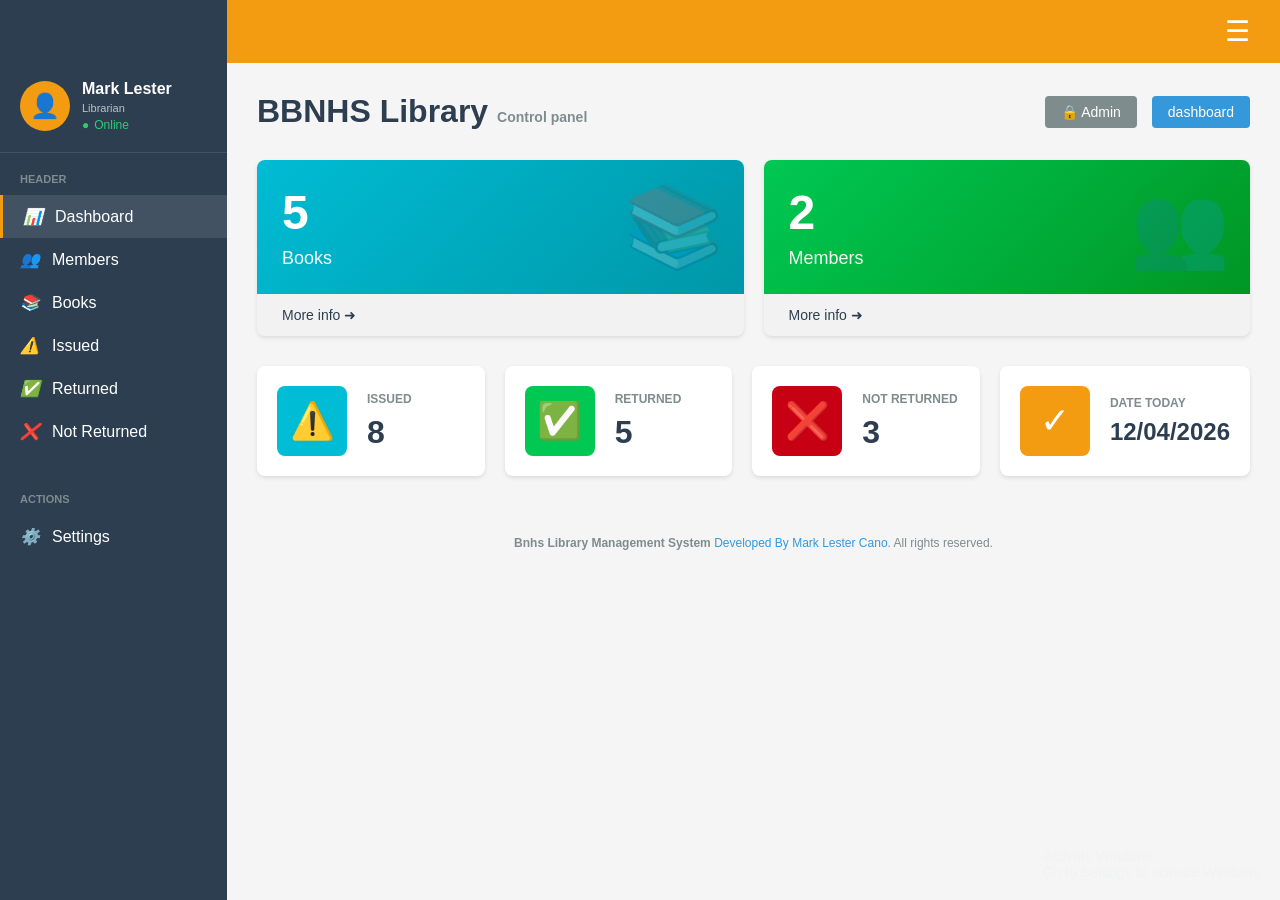
<file: index.html>
<!DOCTYPE html>
<html lang="en">
<head>
    <meta charset="UTF-8">
    <meta name="viewport" content="width=device-width, initial-scale=1.0">
    <title>BBNHS Library - Dashboard</title>
    <link rel="stylesheet" href="styles.css">
</head>
<body>
    <!-- Header-->
    <div class="header">
        <h1>BBNHSLibrary</h1>
        <div class="menu-icon">☰</div>
    </div>

    <!-- Sidebar -->
    <div class="sidebar">
        <div class="user-profile">
            <div class="avatar">👤</div>
            <div class="user-info">
                <h3>Mark Lester</h3>
                <div class="user-role">Librarian</div>
                <div class="status">Online</div>
            </div>
        </div>

        <div class="nav-section">
            <div class="nav-header">HEADER</div>
            <a href="index.html" class="nav-item active">
                <i>📊</i> Dashboard
            </a>
            <a href="members.html" class="nav-item">
                <i>👥</i> Members
            </a>
            <a href="books.html" class="nav-item">
                <i>📚</i> Books
            </a>
            <a href="issued.html" class="nav-item">
                <i>⚠️</i> Issued
            </a>
            <a href="returned.html" class="nav-item">
                <i>✅</i> Returned
            </a>
            <a href="not-returned.html" class="nav-item">
                <i>❌</i> Not Returned
            </a>
        </div>

        <div class="nav-section">
            <div class="nav-header">ACTIONS</div>
            <a href="settings.html" class="nav-item">
                <i>⚙️</i> Settings
            </a>
        </div>
    </div>

    <!-- Main Dashboard -->
    <div class="main-content">
        <div class="page-header">
            <div>
                <h1 class="page-title">BBNHS Library <span class="page-subtitle">Control panel</span></h1>
            </div>
            <div class="header-actions">
                <button class="btn btn-admin">🔒 Admin</button>
                <button class="btn btn-dashboard">dashboard</button>
            </div>
        </div>

        <!-- Stats Grid -->
        <div class="stats-grid">
            <div class="stat-card" style="cursor: pointer;" onclick="window.location.href='books.html'">
                <div class="stat-header books">
                    <div class="stat-number">5</div>
                    <div class="stat-label">Books</div>
                    <div class="stat-icon">📚</div>
                </div>
                <div class="stat-footer">
                    <a href="books.html">More info ➜</a>
                </div>
            </div>

            <div class="stat-card" style="cursor: pointer;" onclick="window.location.href='members.html'">
                <div class="stat-header members">
                    <div class="stat-number">2</div>
                    <div class="stat-label">Members</div>
                    <div class="stat-icon">👥</div>
                </div>
                <div class="stat-footer">
                    <a href="members.html">More info ➜</a>
                </div>
            </div>
        </div>

        <!-- Status Cards -->
        <div class="status-grid">
            <div class="status-card">
                <div class="status-icon issued">⚠️</div>
                <div class="status-info">
                    <h3>ISSUED</h3>
                    <div class="number" id="issuedCount">8</div>
                </div>
            </div>

            <div class="status-card">
                <div class="status-icon returned">✅</div>
                <div class="status-info">
                    <h3>RETURNED</h3>
                    <div class="number" id="returnedCount">5</div>
                </div>
            </div>

            <div class="status-card">
                <div class="status-icon not-returned">❌</div>
                <div class="status-info">
                    <h3>NOT RETURNED</h3>
                    <div class="number" id="notReturnedCount">3</div>
                </div>
            </div>

            <div class="status-card">
                <div class="status-icon today">✓</div>
                <div class="status-info">
                    <h3>DATE TODAY</h3>
                    <div class="date" id="currentDate">Loading...</div>
                </div>
            </div>
        </div>

        <!-- Footer -->
        <div class="footer">
            <strong>Bnhs Library Management System</strong> 
            <a href="#">Developed By Mark Lester Cano</a>. All rights reserved.
            <br>
            <strong></strong>
        </div>
    </div>

    <div class="watermark">
        Activate Windows<br>
        Go to Settings to activate Windows
    </div>

    <script src="script.js"></script>
</body>
</html>
</file>
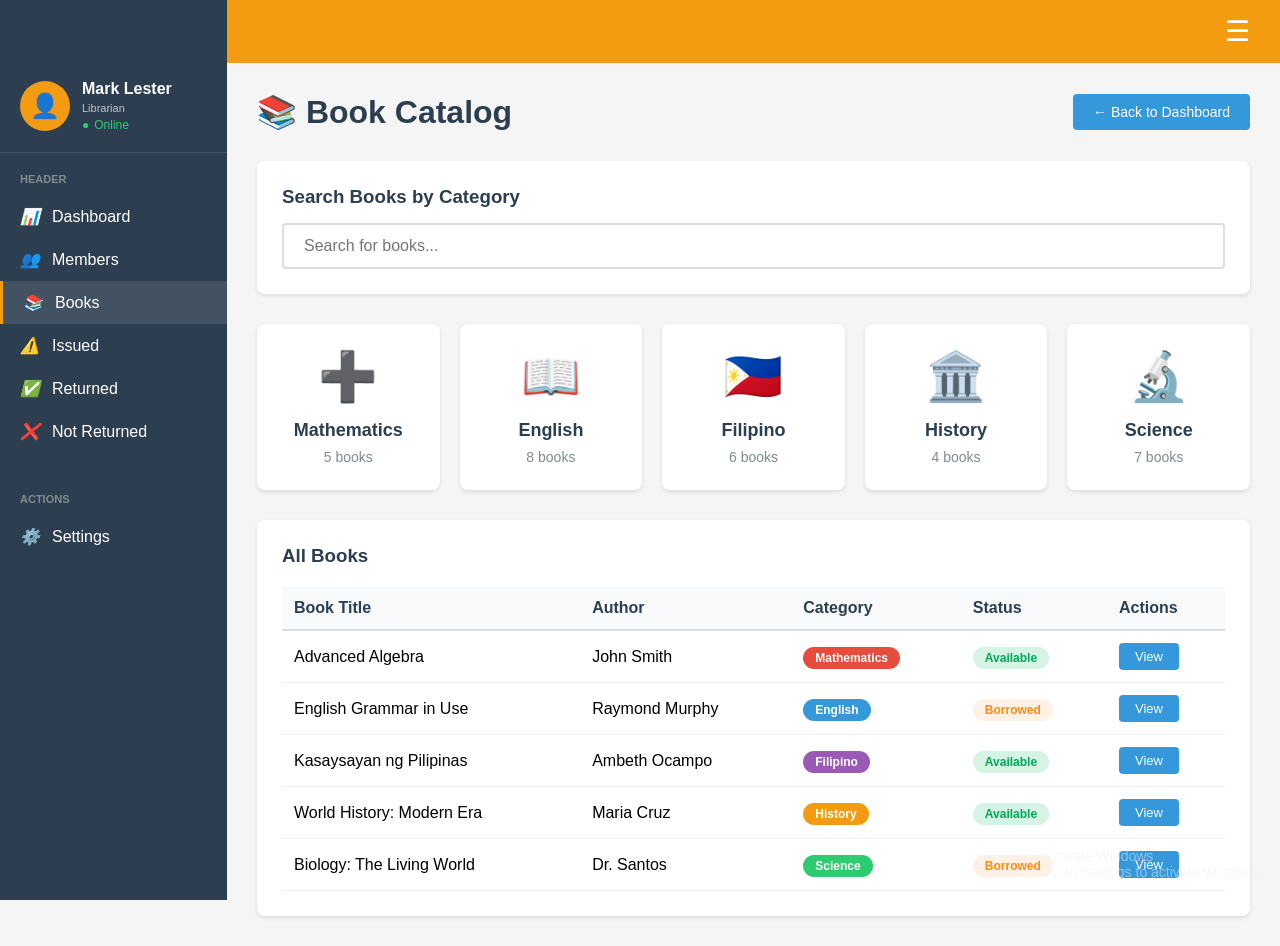
<file: books.html>
<!DOCTYPE html>
<html lang="en">
<head>
    <meta charset="UTF-8">
    <meta name="viewport" content="width=device-width, initial-scale=1.0">
    <title>BBNHS Library - Books</title>
    <link rel="stylesheet" href="styles.css">
</head>
<body>
    <!-- Header -->
    <div class="header">
        <h1>BBNHSLibrary</h1>
        <div class="menu-icon">☰</div>
    </div>

    <!-- Sidebar -->
    <div class="sidebar">
        <div class="user-profile">
            <div class="avatar">👤</div>
            <div class="user-info">
                <h3>Mark Lester</h3>
                <div class="user-role">Librarian</div>
                <div class="status">Online</div>
            </div>
        </div>

        <div class="nav-section">
            <div class="nav-header">HEADER</div>
            <a href="index.html" class="nav-item">
                <i>📊</i> Dashboard
            </a>
            <a href="members.html" class="nav-item">
                <i>👥</i> Members
            </a>
            <a href="books.html" class="nav-item active">
                <i>📚</i> Books
            </a>
            <a href="issued.html" class="nav-item">
                <i>⚠️</i> Issued
            </a>
            <a href="returned.html" class="nav-item">
                <i>✅</i> Returned
            </a>
            <a href="not-returned.html" class="nav-item">
                <i>❌</i> Not Returned
            </a>
        </div>

        <div class="nav-section">
            <div class="nav-header">ACTIONS</div>
            <a href="settings.html" class="nav-item">
                <i>⚙️</i> Settings
            </a>
        </div>
    </div>

    <!-- Books Page -->
    <div class="books-page">
        <div class="books-header">
            <h2>📚 Book Catalog</h2>
            <a href="index.html" class="btn-back">← Back to Dashboard</a>
        </div>

        <div class="search-section">
            <h3>Search Books by Category</h3>
            <input type="text" class="search-input" id="searchInput" placeholder="Search for books...">
        </div>

        <div class="categories-grid">
            <div class="category-card" onclick="filterBooks('mathematics')">
                <div class="category-icon">➕</div>
                <h4>Mathematics</h4>
                <p class="book-count">5 books</p>
            </div>

            <div class="category-card" onclick="filterBooks('english')">
                <div class="category-icon">📖</div>
                <h4>English</h4>
                <p class="book-count">8 books</p>
            </div>

            <div class="category-card" onclick="filterBooks('filipino')">
                <div class="category-icon">🇵🇭</div>
                <h4>Filipino</h4>
                <p class="book-count">6 books</p>
            </div>

            <div class="category-card" onclick="filterBooks('history')">
                <div class="category-icon">🏛️</div>
                <h4>History</h4>
                <p class="book-count">4 books</p>
            </div>

            <div class="category-card" onclick="filterBooks('science')">
                <div class="category-icon">🔬</div>
                <h4>Science</h4>
                <p class="book-count">7 books</p>
            </div>
        </div>

        <div class="books-list">
            <h3>All Books</h3>
            <table class="books-table">
                <thead>
                    <tr>
                        <th>Book Title</th>
                        <th>Author</th>
                        <th>Category</th>
                        <th>Status</th>
                        <th>Actions</th>
                    </tr>
                </thead>
                <tbody>
                    <tr>
                        <td>Advanced Algebra</td>
                        <td>John Smith</td>
                        <td><span class="badge mathematics">Mathematics</span></td>
                        <td><span class="status-badge available">Available</span></td>
                        <td><button class="btn-small">View</button></td>
                    </tr>
                    <tr>
                        <td>English Grammar in Use</td>
                        <td>Raymond Murphy</td>
                        <td><span class="badge english">English</span></td>
                        <td><span class="status-badge borrowed">Borrowed</span></td>
                        <td><button class="btn-small">View</button></td>
                    </tr>
                    <tr>
                        <td>Kasaysayan ng Pilipinas</td>
                        <td>Ambeth Ocampo</td>
                        <td><span class="badge filipino">Filipino</span></td>
                        <td><span class="status-badge available">Available</span></td>
                        <td><button class="btn-small">View</button></td>
                    </tr>
                    <tr>
                        <td>World History: Modern Era</td>
                        <td>Maria Cruz</td>
                        <td><span class="badge history">History</span></td>
                        <td><span class="status-badge available">Available</span></td>
                        <td><button class="btn-small">View</button></td>
                    </tr>
                    <tr>
                        <td>Biology: The Living World</td>
                        <td>Dr. Santos</td>
                        <td><span class="badge science">Science</span></td>
                        <td><span class="status-badge borrowed">Borrowed</span></td>
                        <td><button class="btn-small">View</button></td>
                    </tr>
                </tbody>
            </table>
        </div>
    </div>

    <div class="watermark">
        Activate Windows<br>
        Go to Settings to activate Windows
    </div>

    <script src="script.js"></script>
</body>
</html>
</file>
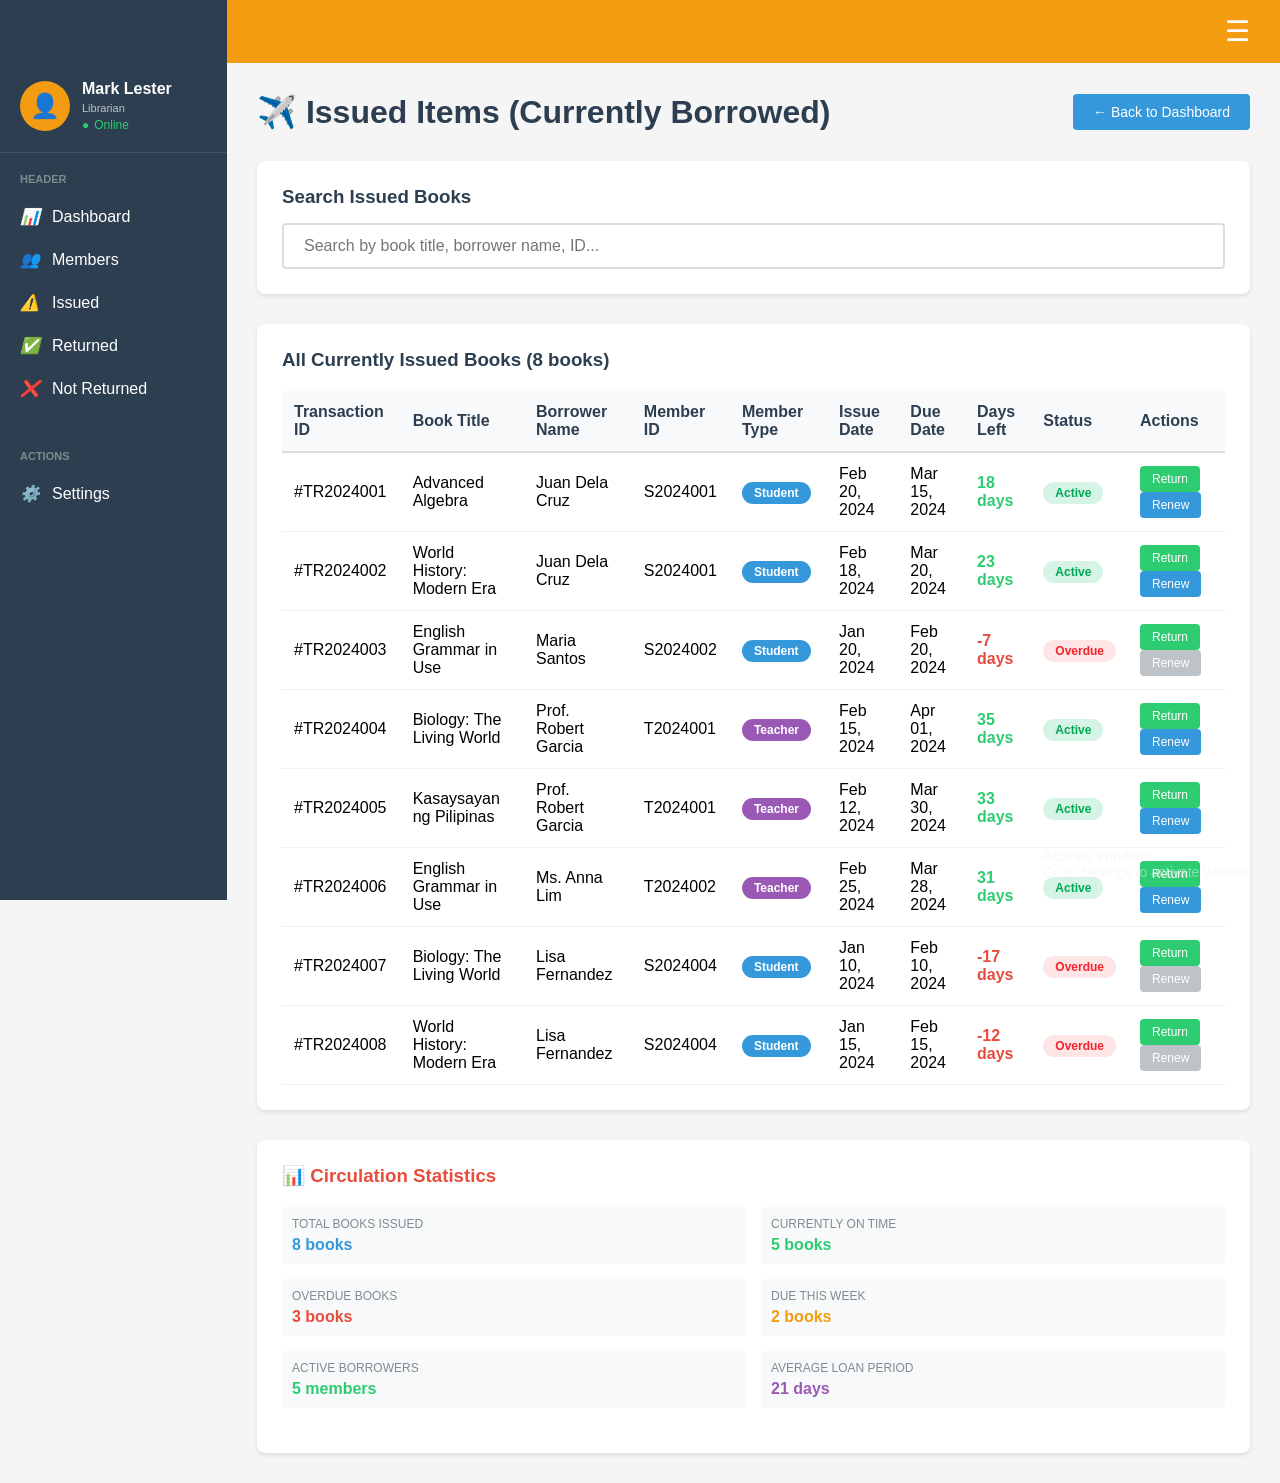
<file: issued.html>
<!DOCTYPE html>
<html lang="en">
<head>
    <meta charset="UTF-8">
    <meta name="viewport" content="width=device-width, initial-scale=1.0">
    <title>BBNHS Library - Issued Books</title>
    <link rel="stylesheet" href="styles.css">
</head>
<body>
    <!-- Header -->
    <div class="header">
        <h1>BBNHSLibrary</h1>
        <div class="menu-icon">☰</div>
    </div>

    <!-- Sidebar -->
    <div class="sidebar">
        <div class="user-profile">
            <div class="avatar">👤</div>
            <div class="user-info">
                <h3>Mark Lester</h3>
                <div class="user-role">Librarian</div>
                <div class="status">Online</div>
            </div>
        </div>

        <div class="nav-section">
            <div class="nav-header">HEADER</div>
            <a href="index.html" class="nav-item">
                <i>📊</i> Dashboard
            </a>
            <a href="members.html" class="nav-item">
                <i>👥</i> Members
            </a>
            <a href="issued.html" class="nav-item">
                <i>⚠️</i> Issued
            </a>
            <a href="returned.html" class="nav-item">
                <i>✅</i> Returned
            </a>
            <a href="not-returned.html" class="nav-item">
                <i>❌</i> Not Returned
            </a>
        </div>

        <div class="nav-section">
            <div class="nav-header">ACTIONS</div>
            <a href="settings.html" class="nav-item">
                <i>⚙️</i> Settings
            </a>
        </div>
    </div>

    <!-- Issued Books Page -->
    <div class="books-page">
        <div class="books-header">
            <h2>✈️ Issued Items (Currently Borrowed)</h2>
            <a href="index.html" class="btn-back">← Back to Dashboard</a>
        </div>

        <div class="search-section">
            <h3>Search Issued Books</h3>
            <input type="text" class="search-input" id="searchIssuedInput" placeholder="Search by book title, borrower name, ID...">
        </div>

        <div class="books-list">
            <h3>All Currently Issued Books (8 books)</h3>
            <table class="books-table">
                <thead>
                    <tr>
                        <th>Transaction ID</th>
                        <th>Book Title</th>
                        <th>Borrower Name</th>
                        <th>Member ID</th>
                        <th>Member Type</th>
                        <th>Issue Date</th>
                        <th>Due Date</th>
                        <th>Days Left</th>
                        <th>Status</th>
                        <th>Actions</th>
                    </tr>
                </thead>
                <tbody>
                    <tr>
                        <td>#TR2024001</td>
                        <td>Advanced Algebra</td>
                        <td>Juan Dela Cruz</td>
                        <td>S2024001</td>
                        <td><span class="badge student">Student</span></td>
                        <td>Feb 20, 2024</td>
                        <td>Mar 15, 2024</td>
                        <td><span class="days-left good">18 days</span></td>
                        <td><span class="status-badge active">Active</span></td>
                        <td>
                            <button class="btn-action" onclick="processReturn('#TR2024001')">Return</button>
                            <button class="btn-action-secondary" onclick="renewItem('#TR2024001')">Renew</button>
                        </td>
                    </tr>
                    <tr>
                        <td>#TR2024002</td>
                        <td>World History: Modern Era</td>
                        <td>Juan Dela Cruz</td>
                        <td>S2024001</td>
                        <td><span class="badge student">Student</span></td>
                        <td>Feb 18, 2024</td>
                        <td>Mar 20, 2024</td>
                        <td><span class="days-left good">23 days</span></td>
                        <td><span class="status-badge active">Active</span></td>
                        <td>
                            <button class="btn-action" onclick="processReturn('#TR2024002')">Return</button>
                            <button class="btn-action-secondary" onclick="renewItem('#TR2024002')">Renew</button>
                        </td>
                    </tr>
                    <tr>
                        <td>#TR2024003</td>
                        <td>English Grammar in Use</td>
                        <td>Maria Santos</td>
                        <td>S2024002</td>
                        <td><span class="badge student">Student</span></td>
                        <td>Jan 20, 2024</td>
                        <td>Feb 20, 2024</td>
                        <td><span class="days-left overdue">-7 days</span></td>
                        <td><span class="status-badge overdue">Overdue</span></td>
                        <td>
                            <button class="btn-action" onclick="processReturn('#TR2024003')">Return</button>
                            <button class="btn-action-secondary" disabled>Renew</button>
                        </td>
                    </tr>
                    <tr>
                        <td>#TR2024004</td>
                        <td>Biology: The Living World</td>
                        <td>Prof. Robert Garcia</td>
                        <td>T2024001</td>
                        <td><span class="badge teacher">Teacher</span></td>
                        <td>Feb 15, 2024</td>
                        <td>Apr 01, 2024</td>
                        <td><span class="days-left good">35 days</span></td>
                        <td><span class="status-badge active">Active</span></td>
                        <td>
                            <button class="btn-action" onclick="processReturn('#TR2024004')">Return</button>
                            <button class="btn-action-secondary" onclick="renewItem('#TR2024004')">Renew</button>
                        </td>
                    </tr>
                    <tr>
                        <td>#TR2024005</td>
                        <td>Kasaysayan ng Pilipinas</td>
                        <td>Prof. Robert Garcia</td>
                        <td>T2024001</td>
                        <td><span class="badge teacher">Teacher</span></td>
                        <td>Feb 12, 2024</td>
                        <td>Mar 30, 2024</td>
                        <td><span class="days-left good">33 days</span></td>
                        <td><span class="status-badge active">Active</span></td>
                        <td>
                            <button class="btn-action" onclick="processReturn('#TR2024005')">Return</button>
                            <button class="btn-action-secondary" onclick="renewItem('#TR2024005')">Renew</button>
                        </td>
                    </tr>
                    <tr>
                        <td>#TR2024006</td>
                        <td>English Grammar in Use</td>
                        <td>Ms. Anna Lim</td>
                        <td>T2024002</td>
                        <td><span class="badge teacher">Teacher</span></td>
                        <td>Feb 25, 2024</td>
                        <td>Mar 28, 2024</td>
                        <td><span class="days-left good">31 days</span></td>
                        <td><span class="status-badge active">Active</span></td>
                        <td>
                            <button class="btn-action" onclick="processReturn('#TR2024006')">Return</button>
                            <button class="btn-action-secondary" onclick="renewItem('#TR2024006')">Renew</button>
                        </td>
                    </tr>
                    <tr>
                        <td>#TR2024007</td>
                        <td>Biology: The Living World</td>
                        <td>Lisa Fernandez</td>
                        <td>S2024004</td>
                        <td><span class="badge student">Student</span></td>
                        <td>Jan 10, 2024</td>
                        <td>Feb 10, 2024</td>
                        <td><span class="days-left overdue">-17 days</span></td>
                        <td><span class="status-badge overdue">Overdue</span></td>
                        <td>
                            <button class="btn-action" onclick="processReturn('#TR2024007')">Return</button>
                            <button class="btn-action-secondary" disabled>Renew</button>
                        </td>
                    </tr>
                    <tr>
                        <td>#TR2024008</td>
                        <td>World History: Modern Era</td>
                        <td>Lisa Fernandez</td>
                        <td>S2024004</td>
                        <td><span class="badge student">Student</span></td>
                        <td>Jan 15, 2024</td>
                        <td>Feb 15, 2024</td>
                        <td><span class="days-left overdue">-12 days</span></td>
                        <td><span class="status-badge overdue">Overdue</span></td>
                        <td>
                            <button class="btn-action" onclick="processReturn('#TR2024008')">Return</button>
                            <button class="btn-action-secondary" disabled>Renew</button>
                        </td>
                    </tr>
                </tbody>
            </table>
        </div>

        <div class="alert-section">
            <h3>📊 Circulation Statistics</h3>
            <div class="profile-info">
                <div class="info-item">
                    <div class="info-label">Total Books Issued</div>
                    <div class="info-value" style="color: #3498db;">8 books</div>
                </div>
                <div class="info-item">
                    <div class="info-label">Currently On Time</div>
                    <div class="info-value" style="color: #2ecc71;">5 books</div>
                </div>
                <div class="info-item">
                    <div class="info-label">Overdue Books</div>
                    <div class="info-value" style="color: #e74c3c;">3 books</div>
                </div>
                <div class="info-item">
                    <div class="info-label">Due This Week</div>
                    <div class="info-value" style="color: #f39c12;">2 books</div>
                </div>
                <div class="info-item">
                    <div class="info-label">Active Borrowers</div>
                    <div class="info-value" style="color: #2ecc71;">5 members</div>
                </div>
                <div class="info-item">
                    <div class="info-label">Average Loan Period</div>
                    <div class="info-value" style="color: #9b59b6;">21 days</div>
                </div>
            </div>
        </div>
    </div>

    <div class="watermark">
        Activate Windows<br>
        Go to Settings to activate Windows
    </div>

    <script src="script.js"></script>
</body>
</html>
</file>
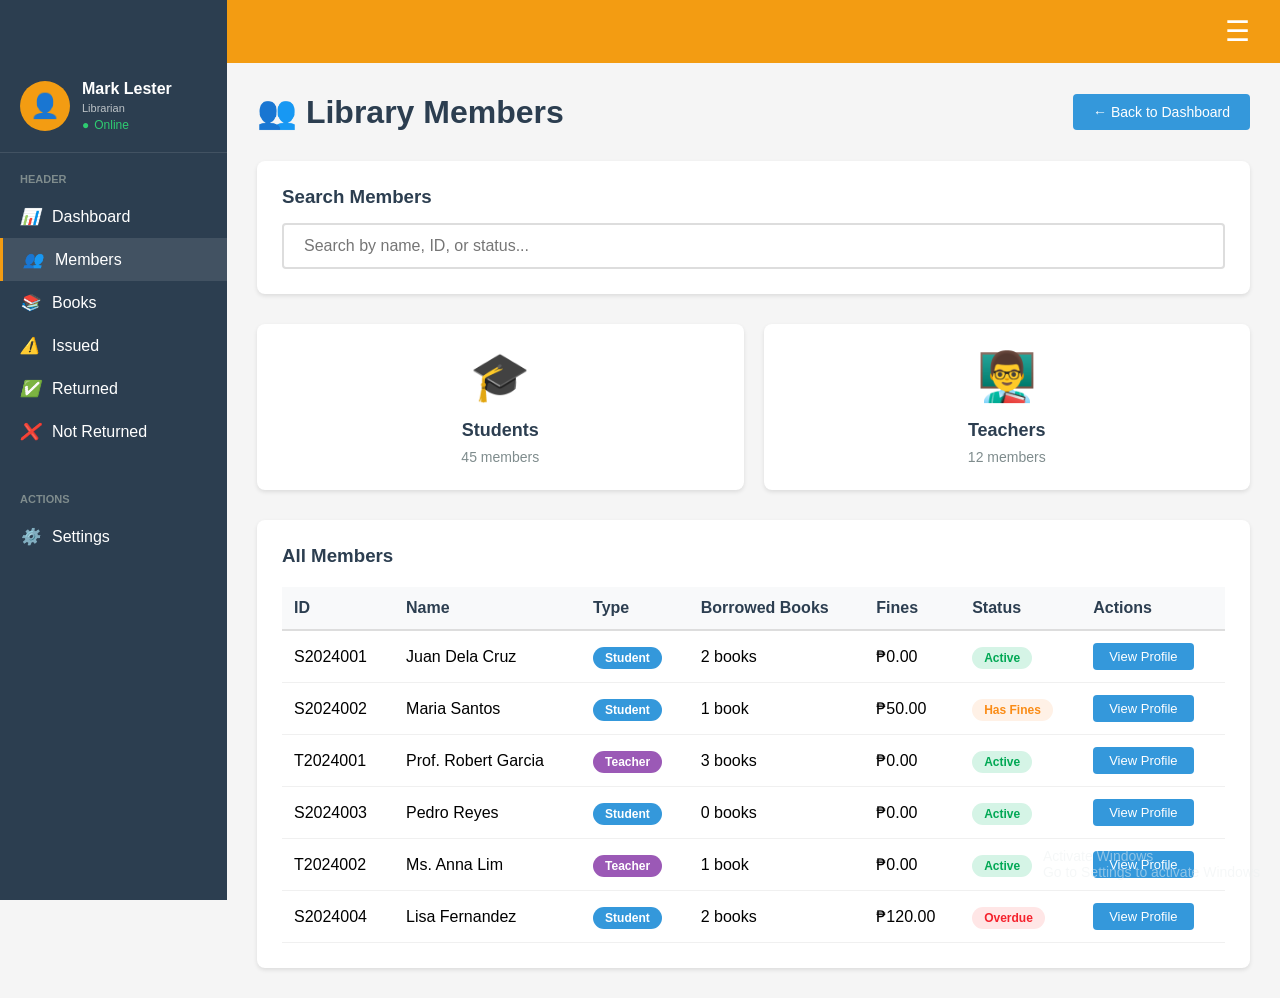
<file: members.html>
<!DOCTYPE html>
<html lang="en">
<head>
    <meta charset="UTF-8">
    <meta name="viewport" content="width=device-width, initial-scale=1.0">
    <title>BBNHS Library - Members</title>
    <link rel="stylesheet" href="styles.css">
</head>
<body>
    <!-- Header -->
    <div class="header">
        <h1>BBNHSLibrary</h1>
        <div class="menu-icon">☰</div>
    </div>

    <!-- Sidebar -->
    <div class="sidebar">
        <div class="user-profile">
            <div class="avatar">👤</div>
            <div class="user-info">
                <h3>Mark Lester</h3>
                <div class="user-role">Librarian</div>
                <div class="status">Online</div>
            </div>
        </div>

        <div class="nav-section">
            <div class="nav-header">HEADER</div>
            <a href="index.html" class="nav-item">
                <i>📊</i> Dashboard
            </a>
            <a href="members.html" class="nav-item active">
                <i>👥</i> Members
            </a>
            <a href="books.html" class="nav-item">
                <i>📚</i> Books
            </a>
            <a href="issued.html" class="nav-item">
                <i>⚠️</i> Issued
            </a>
            <a href="returned.html" class="nav-item">
                <i>✅</i> Returned
            </a>
            <a href="not-returned.html" class="nav-item">
                <i>❌</i> Not Returned
            </a>
        </div>

        <div class="nav-section">
            <div class="nav-header">ACTIONS</div>
            <a href="settings.html" class="nav-item">
                <i>⚙️</i> Settings
            </a>
        </div>
    </div>

    <!-- Members Page -->
    <div class="books-page">
        <div class="books-header">
            <h2>👥 Library Members</h2>
            <a href="index.html" class="btn-back">← Back to Dashboard</a>
        </div>

        <div class="search-section">
            <h3>Search Members</h3>
            <input type="text" class="search-input" id="searchMemberInput" placeholder="Search by name, ID, or status...">
        </div>

        <div class="categories-grid" style="grid-template-columns: repeat(2, 1fr);">
            <div class="category-card" onclick="filterMembers('student')">
                <div class="category-icon">🎓</div>
                <h4>Students</h4>
                <p class="book-count">45 members</p>
            </div>

            <div class="category-card" onclick="filterMembers('teacher')">
                <div class="category-icon">👨‍🏫</div>
                <h4>Teachers</h4>
                <p class="book-count">12 members</p>
            </div>
        </div>

        <div class="books-list">
            <h3>All Members</h3>
            <table class="books-table">
                <thead>
                    <tr>
                        <th>ID</th>
                        <th>Name</th>
                        <th>Type</th>
                        <th>Borrowed Books</th>
                        <th>Fines</th>
                        <th>Status</th>
                        <th>Actions</th>
                    </tr>
                </thead>
                <tbody>
                    <tr>
                        <td>S2024001</td>
                        <td>Juan Dela Cruz</td>
                        <td><span class="badge student">Student</span></td>
                        <td>2 books</td>
                        <td>₱0.00</td>
                        <td><span class="status-badge active">Active</span></td>
                        <td><button class="btn-small" onclick="viewMemberProfile('S2024001', 'student')">View Profile</button></td>
                    </tr>
                    <tr>
                        <td>S2024002</td>
                        <td>Maria Santos</td>
                        <td><span class="badge student">Student</span></td>
                        <td>1 book</td>
                        <td>₱50.00</td>
                        <td><span class="status-badge warning">Has Fines</span></td>
                        <td><button class="btn-small" onclick="viewMemberProfile('S2024002', 'student')">View Profile</button></td>
                    </tr>
                    <tr>
                        <td>T2024001</td>
                        <td>Prof. Robert Garcia</td>
                        <td><span class="badge teacher">Teacher</span></td>
                        <td>3 books</td>
                        <td>₱0.00</td>
                        <td><span class="status-badge active">Active</span></td>
                        <td><button class="btn-small" onclick="viewMemberProfile('T2024001', 'teacher')">View Profile</button></td>
                    </tr>
                    <tr>
                        <td>S2024003</td>
                        <td>Pedro Reyes</td>
                        <td><span class="badge student">Student</span></td>
                        <td>0 books</td>
                        <td>₱0.00</td>
                        <td><span class="status-badge active">Active</span></td>
                        <td><button class="btn-small" onclick="viewMemberProfile('S2024003', 'student')">View Profile</button></td>
                    </tr>
                    <tr>
                        <td>T2024002</td>
                        <td>Ms. Anna Lim</td>
                        <td><span class="badge teacher">Teacher</span></td>
                        <td>1 book</td>
                        <td>₱0.00</td>
                        <td><span class="status-badge active">Active</span></td>
                        <td><button class="btn-small" onclick="viewMemberProfile('T2024002', 'teacher')">View Profile</button></td>
                    </tr>
                    <tr>
                        <td>S2024004</td>
                        <td>Lisa Fernandez</td>
                        <td><span class="badge student">Student</span></td>
                        <td>2 books</td>
                        <td>₱120.00</td>
                        <td><span class="status-badge overdue">Overdue</span></td>
                        <td><button class="btn-small" onclick="viewMemberProfile('S2024004', 'student')">View Profile</button></td>
                    </tr>
                </tbody>
            </table>
        </div>
    </div>

    <!-- Member Profile Modal -->
    <div class="modal" id="memberModal">
        <div class="modal-content">
            <div class="modal-header">
                <h2 id="modalTitle">Member Profile</h2>
                <span class="close" onclick="closeModal()">&times;</span>
            </div>
            <div class="modal-body" id="modalBody">
                <!-- Profile content will be inserted here -->
            </div>
        </div>
    </div>

    <div class="watermark">
        Activate Windows<br>
        Go to Settings to activate Windows
    </div>

    <script src="script.js"></script>
</body>
</html>
</file>
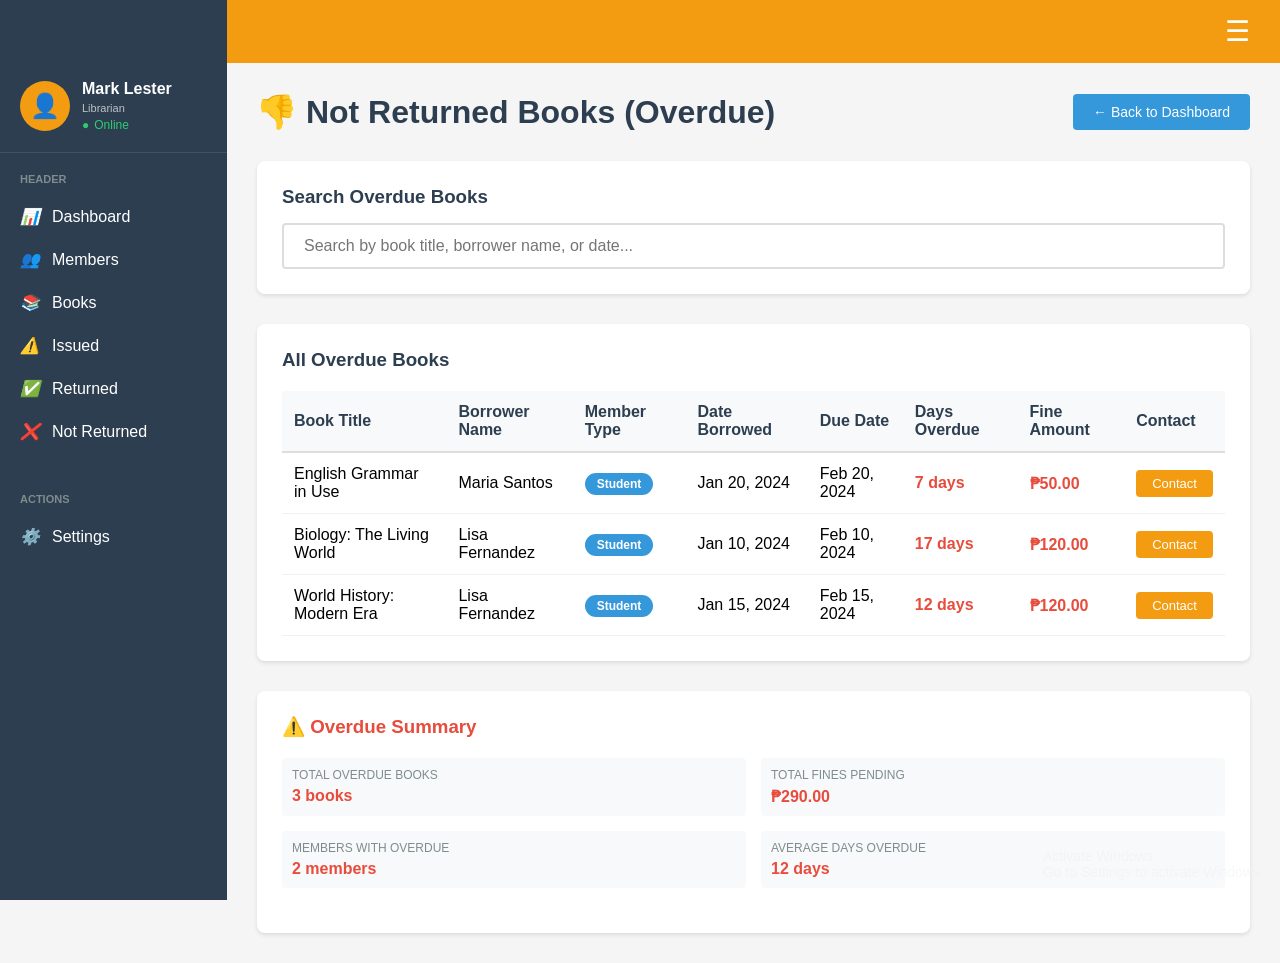
<file: not-returned.html>
<!DOCTYPE html>
<html lang="en">
<head>
    <meta charset="UTF-8">
    <meta name="viewport" content="width=device-width, initial-scale=1.0">
    <title>BBNHS Library - Not Returned Books</title>
    <link rel="stylesheet" href="styles.css">
</head>
<body>
    <!-- Header -->
    <div class="header">
        <h1>BBNHSLibrary</h1>
        <div class="menu-icon">☰</div>
    </div>

    <!-- Sidebar -->
    <div class="sidebar">
        <div class="user-profile">
            <div class="avatar">👤</div>
            <div class="user-info">
                <h3>Mark Lester</h3>
                <div class="user-role">Librarian</div>
                <div class="status">Online</div>
            </div>
        </div>

        <div class="nav-section">
            <div class="nav-header">HEADER</div>
            <a href="index.html" class="nav-item">
                <i>📊</i> Dashboard
            </a>
            <a href="members.html" class="nav-item">
                <i>👥</i> Members
            </a>
            <a href="books.html" class="nav-item">
                <i>📚</i> Books
            </a>
            <a href="issued.html" class="nav-item">
                <i>⚠️</i> Issued
            </a>
            <a href="returned.html" class="nav-item">
                <i>✅</i> Returned
            </a>
            <a href="not-returned.html" class="nav-item">
                <i>❌</i> Not Returned
            </a>
        </div>

        <div class="nav-section">
            <div class="nav-header">ACTIONS</div>
            <a href="settings.html" class="nav-item">
                <i>⚙️</i> Settings
            </a>
        </div>
    </div>

    <!-- Not Returned Books Page -->
    <div class="books-page">
        <div class="books-header">
            <h2>👎 Not Returned Books (Overdue)</h2>
            <a href="index.html" class="btn-back">← Back to Dashboard</a>
        </div>

        <div class="search-section">
            <h3>Search Overdue Books</h3>
            <input type="text" class="search-input" id="searchNotReturnedInput" placeholder="Search by book title, borrower name, or date...">
        </div>

        <div class="books-list">
            <h3>All Overdue Books</h3>
            <table class="books-table">
                <thead>
                    <tr>
                        <th>Book Title</th>
                        <th>Borrower Name</th>
                        <th>Member Type</th>
                        <th>Date Borrowed</th>
                        <th>Due Date</th>
                        <th>Days Overdue</th>
                        <th>Fine Amount</th>
                        <th>Contact</th>
                    </tr>
                </thead>
                <tbody>
                    <tr>
                        <td>English Grammar in Use</td>
                        <td>Maria Santos</td>
                        <td><span class="badge student">Student</span></td>
                        <td>Jan 20, 2024</td>
                        <td>Feb 20, 2024</td>
                        <td><span class="overdue-days">7 days</span></td>
                        <td><span class="fine-amount">₱50.00</span></td>
                        <td><button class="btn-contact" onclick="contactMember('S2024002')">Contact</button></td>
                    </tr>
                    <tr>
                        <td>Biology: The Living World</td>
                        <td>Lisa Fernandez</td>
                        <td><span class="badge student">Student</span></td>
                        <td>Jan 10, 2024</td>
                        <td>Feb 10, 2024</td>
                        <td><span class="overdue-days">17 days</span></td>
                        <td><span class="fine-amount">₱120.00</span></td>
                        <td><button class="btn-contact" onclick="contactMember('S2024004')">Contact</button></td>
                    </tr>
                    <tr>
                        <td>World History: Modern Era</td>
                        <td>Lisa Fernandez</td>
                        <td><span class="badge student">Student</span></td>
                        <td>Jan 15, 2024</td>
                        <td>Feb 15, 2024</td>
                        <td><span class="overdue-days">12 days</span></td>
                        <td><span class="fine-amount">₱120.00</span></td>
                        <td><button class="btn-contact" onclick="contactMember('S2024004')">Contact</button></td>
                    </tr>
                </tbody>
            </table>
        </div>

        <div class="alert-section">
            <h3>⚠️ Overdue Summary</h3>
            <div class="profile-info">
                <div class="info-item">
                    <div class="info-label">Total Overdue Books</div>
                    <div class="info-value" style="color: #e74c3c;">3 books</div>
                </div>
                <div class="info-item">
                    <div class="info-label">Total Fines Pending</div>
                    <div class="info-value" style="color: #e74c3c;">₱290.00</div>
                </div>
                <div class="info-item">
                    <div class="info-label">Members with Overdue</div>
                    <div class="info-value" style="color: #e74c3c;">2 members</div>
                </div>
                <div class="info-item">
                    <div class="info-label">Average Days Overdue</div>
                    <div class="info-value" style="color: #e74c3c;">12 days</div>
                </div>
            </div>
        </div>
    </div>

    <div class="watermark">
        Activate Windows<br>
        Go to Settings to activate Windows
    </div>

    <script src="script.js"></script>
</body>
</html>
</file>
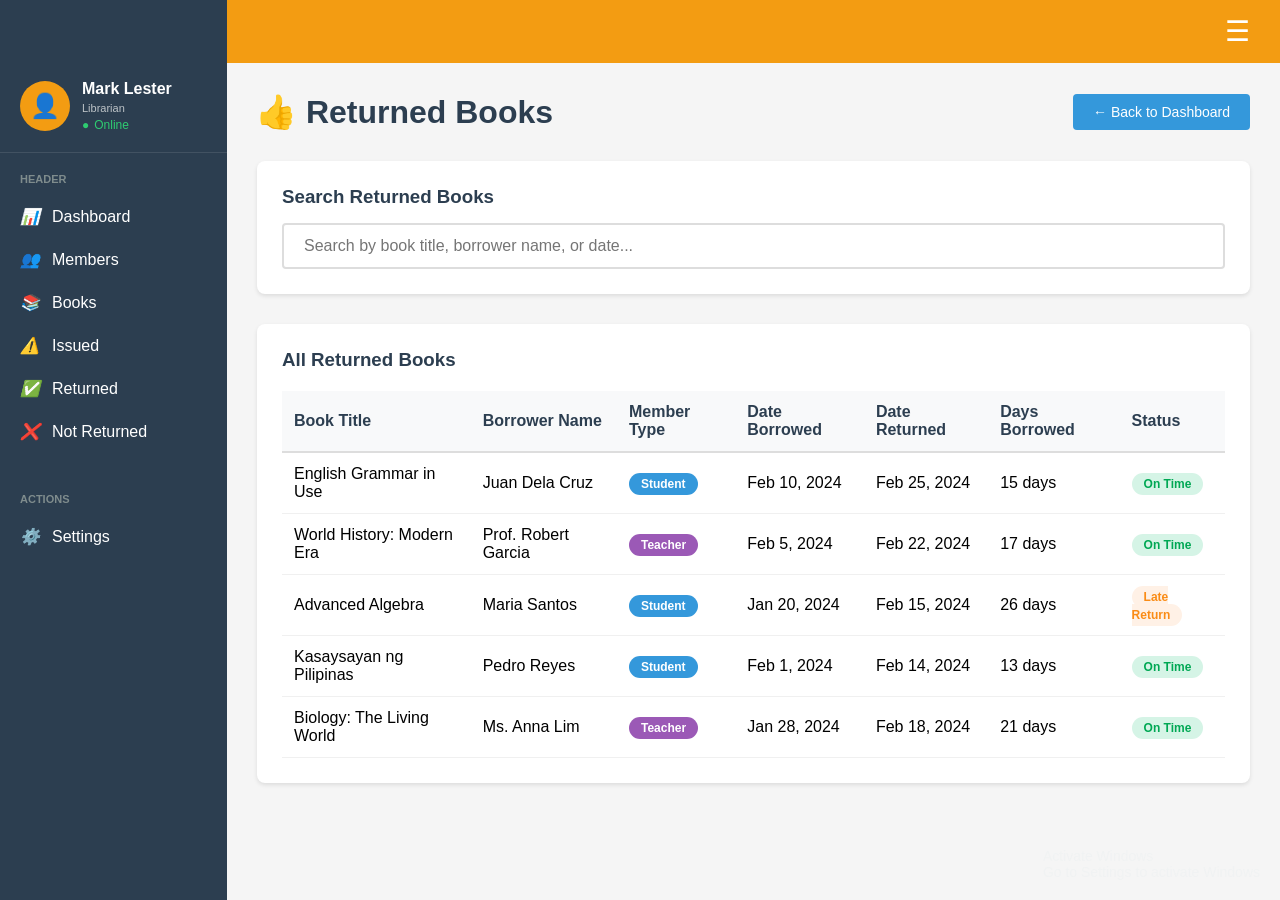
<file: returned.html>
<!DOCTYPE html>
<html lang="en">
<head>
    <meta charset="UTF-8">
    <meta name="viewport" content="width=device-width, initial-scale=1.0">
    <title>BBNHS Library - Returned Books</title>
    <link rel="stylesheet" href="styles.css">
</head>
<body>
    <!-- Header -->
    <div class="header">
        <h1>BBNHSLibrary</h1>
        <div class="menu-icon">☰</div>
    </div>

    <!-- Sidebar -->
    <div class="sidebar">
        <div class="user-profile">
            <div class="avatar">👤</div>
            <div class="user-info">
                <h3>Mark Lester</h3>
                <div class="user-role">Librarian</div>
                <div class="status">Online</div>
            </div>
        </div>

        <div class="nav-section">
            <div class="nav-header">HEADER</div>
            <a href="index.html" class="nav-item">
                <i>📊</i> Dashboard
            </a>
            <a href="members.html" class="nav-item">
                <i>👥</i> Members
            </a>
            <a href="books.html" class="nav-item">
                <i>📚</i> Books
            </a>
            <a href="issued.html" class="nav-item">
                <i>⚠️</i> Issued
            </a>
            <a href="returned.html" class="nav-item">
                <i>✅</i> Returned
            </a>
            <a href="not-returned.html" class="nav-item">
                <i>❌</i> Not Returned
            </a>
        </div>

        <div class="nav-section">
            <div class="nav-header">ACTIONS</div>
            <a href="settings.html" class="nav-item">
                <i>⚙️</i> Settings
            </a>
        </div>
    </div>

    <!-- Returned Books Page -->
    <div class="books-page">
        <div class="books-header">
            <h2>👍 Returned Books</h2>
            <a href="index.html" class="btn-back">← Back to Dashboard</a>
        </div>

        <div class="search-section">
            <h3>Search Returned Books</h3>
            <input type="text" class="search-input" id="searchReturnedInput" placeholder="Search by book title, borrower name, or date...">
        </div>

        <div class="books-list">
            <h3>All Returned Books</h3>
            <table class="books-table">
                <thead>
                    <tr>
                        <th>Book Title</th>
                        <th>Borrower Name</th>
                        <th>Member Type</th>
                        <th>Date Borrowed</th>
                        <th>Date Returned</th>
                        <th>Days Borrowed</th>
                        <th>Status</th>
                    </tr>
                </thead>
                <tbody>
                    <tr>
                        <td>English Grammar in Use</td>
                        <td>Juan Dela Cruz</td>
                        <td><span class="badge student">Student</span></td>
                        <td>Feb 10, 2024</td>
                        <td>Feb 25, 2024</td>
                        <td>15 days</td>
                        <td><span class="status-badge on-time">On Time</span></td>
                    </tr>
                    <tr>
                        <td>World History: Modern Era</td>
                        <td>Prof. Robert Garcia</td>
                        <td><span class="badge teacher">Teacher</span></td>
                        <td>Feb 5, 2024</td>
                        <td>Feb 22, 2024</td>
                        <td>17 days</td>
                        <td><span class="status-badge on-time">On Time</span></td>
                    </tr>
                    <tr>
                        <td>Advanced Algebra</td>
                        <td>Maria Santos</td>
                        <td><span class="badge student">Student</span></td>
                        <td>Jan 20, 2024</td>
                        <td>Feb 15, 2024</td>
                        <td>26 days</td>
                        <td><span class="status-badge late-return">Late Return</span></td>
                    </tr>
                    <tr>
                        <td>Kasaysayan ng Pilipinas</td>
                        <td>Pedro Reyes</td>
                        <td><span class="badge student">Student</span></td>
                        <td>Feb 1, 2024</td>
                        <td>Feb 14, 2024</td>
                        <td>13 days</td>
                        <td><span class="status-badge on-time">On Time</span></td>
                    </tr>
                    <tr>
                        <td>Biology: The Living World</td>
                        <td>Ms. Anna Lim</td>
                        <td><span class="badge teacher">Teacher</span></td>
                        <td>Jan 28, 2024</td>
                        <td>Feb 18, 2024</td>
                        <td>21 days</td>
                        <td><span class="status-badge on-time">On Time</span></td>
                    </tr>
                </tbody>
            </table>
        </div>
    </div>

    <div class="watermark">
        Activate Windows<br>
        Go to Settings to activate Windows
    </div>

    <script src="script.js"></script>
</body>
</html>
</file>
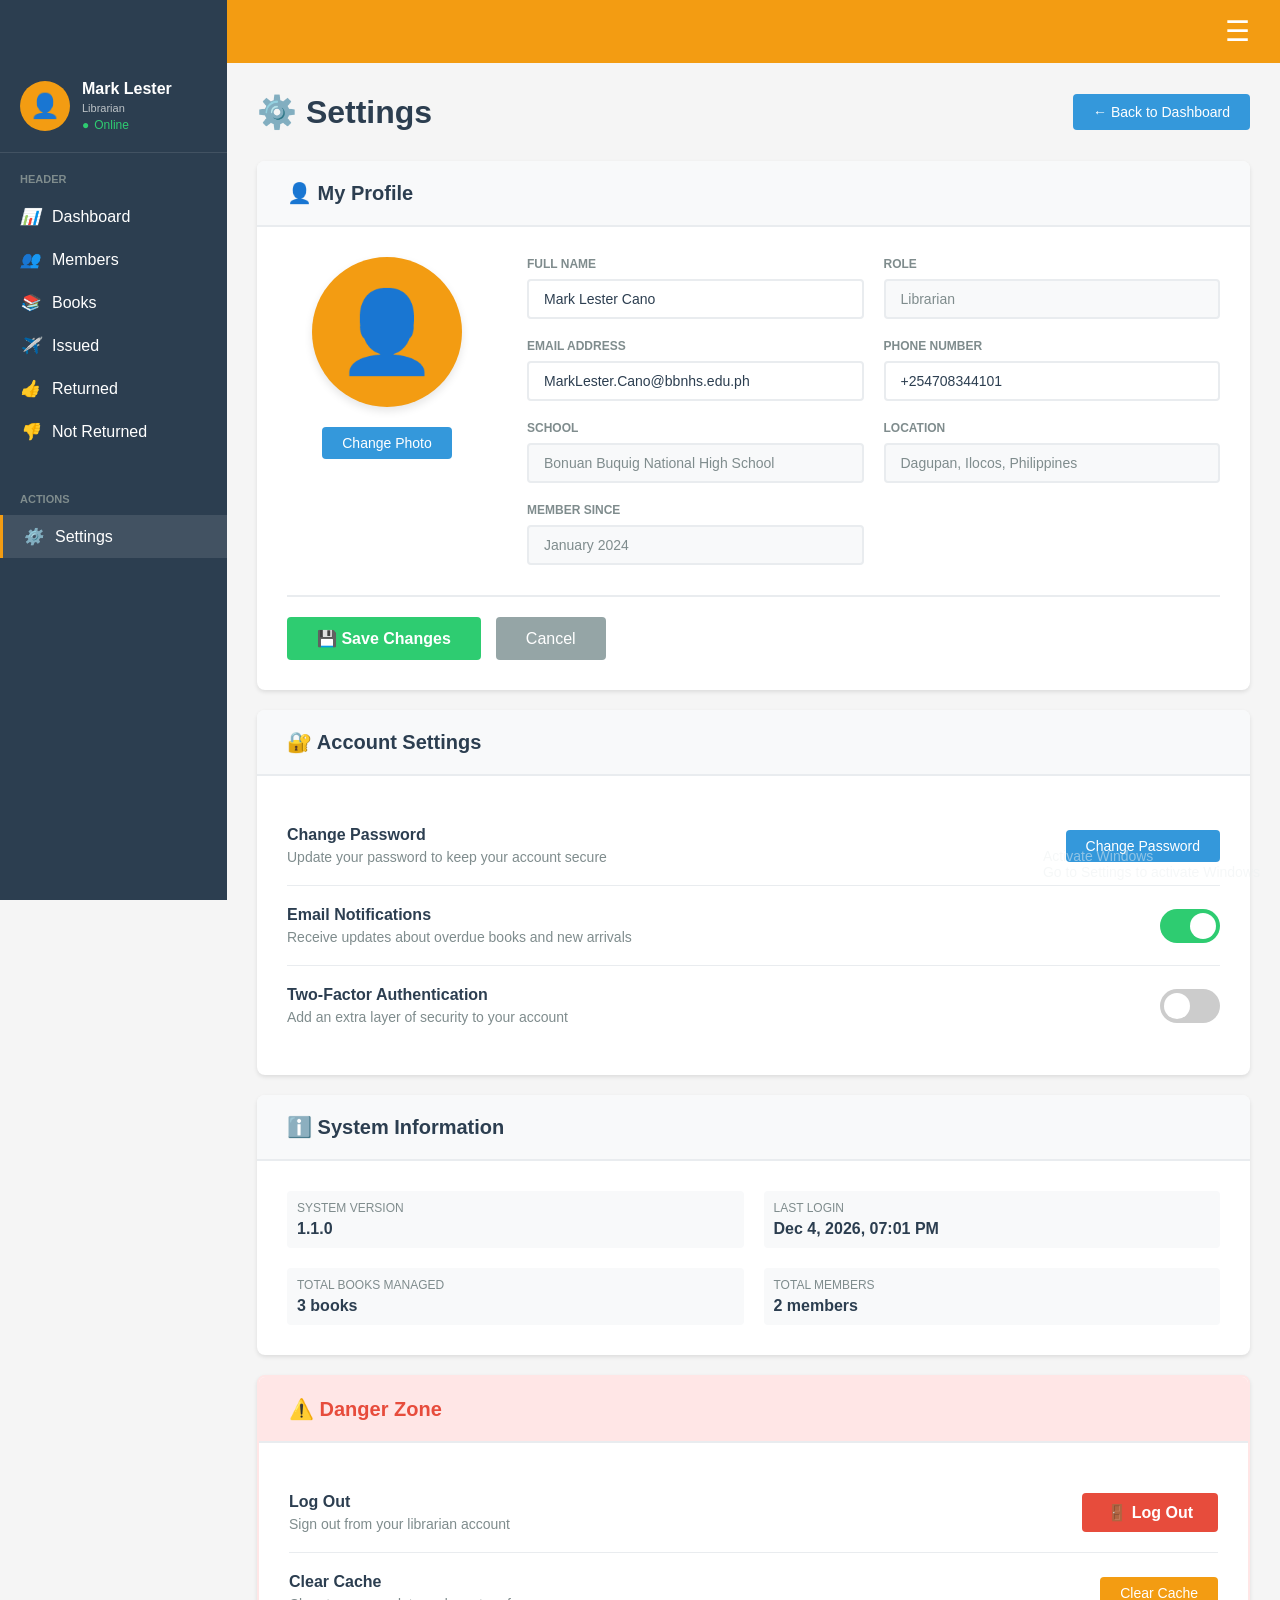
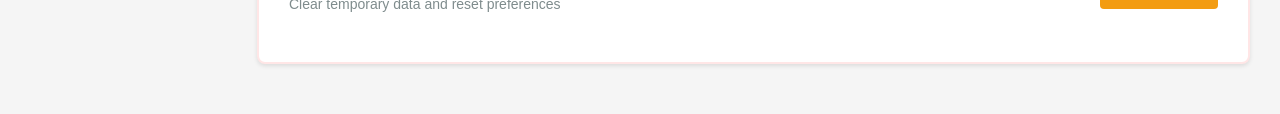
<file: settings.html>
<!DOCTYPE html>
<html lang="en">
<head>
    <meta charset="UTF-8">
    <meta name="viewport" content="width=device-width, initial-scale=1.0">
    <title>BBNHS Library - Settings</title>
    <link rel="stylesheet" href="styles.css">
</head>
<body>
    <!-- Header -->
    <div class="header">
        <h1>BBNHSLibrary</h1>
        <div class="menu-icon">☰</div>
    </div>

    <!-- Sidebar -->
    <div class="sidebar">
        <div class="user-profile">
            <div class="avatar">👤</div>
            <div class="user-info">
                <h3>Mark Lester</h3>
                <div class="user-role">Librarian</div>
                <div class="status">Online</div>
            </div>
        </div>

        <div class="nav-section">
            <div class="nav-header">HEADER</div>
            <a href="index.html" class="nav-item">
                <i>📊</i> Dashboard
            </a>
            <a href="members.html" class="nav-item">
                <i>👥</i> Members
            </a>
            <a href="books.html" class="nav-item">
                <i>📚</i> Books
            </a>
            <a href="issued.html" class="nav-item">
                <i>✈️</i> Issued
            </a>
            <a href="returned.html" class="nav-item">
                <i>👍</i> Returned
            </a>
            <a href="not-returned.html" class="nav-item">
                <i>👎</i> Not Returned
            </a>
        </div>

        <div class="nav-section">
            <div class="nav-header">ACTIONS</div>
            <a href="settings.html" class="nav-item active">
                <i>⚙️</i> Settings
            </a>
        </div>
    </div>

    <!-- Settings Page -->
    <div class="books-page">
        <div class="books-header">
            <h2>⚙️ Settings</h2>
            <a href="index.html" class="btn-back">← Back to Dashboard</a>
        </div>

        <div class="settings-container">
            <!-- Profile Section -->
            <div class="settings-card">
                <div class="settings-card-header">
                    <h3>👤 My Profile</h3>
                </div>
                <div class="settings-card-body">
                    <div class="profile-display">
                        <div class="profile-avatar-large">
                            <div class="avatar-circle">👤</div>
                            <button class="btn-change-photo">Change Photo</button>
                        </div>
                        <div class="profile-details">
                            <div class="profile-field">
                                <label>Full Name</label>
                                <input type="text" id="profileName" value="Mark Lester Cano" class="profile-input">
                            </div>
                            <div class="profile-field">
                                <label>Role</label>
                                <input type="text" value="Librarian" class="profile-input" disabled>
                            </div>
                            <div class="profile-field">
                                <label>Email Address</label>
                                <input type="email" id="profileEmail" value="MarkLester.Cano@bbnhs.edu.ph" class="profile-input">
                            </div>
                            <div class="profile-field">
                                <label>Phone Number</label>
                                <input type="tel" id="profilePhone" value="+254708344101" class="profile-input">
                            </div>
                            <div class="profile-field">
                                <label>School</label>
                                <input type="text" value="Bonuan Buquig National High School" class="profile-input" disabled>
                            </div>
                            <div class="profile-field">
                                <label>Location</label>
                                <input type="text" value="Dagupan, Ilocos, Philippines" class="profile-input" disabled>
                            </div>
                            <div class="profile-field">
                                <label>Member Since</label>
                                <input type="text" value="January 2024" class="profile-input" disabled>
                            </div>
                        </div>
                    </div>
                    <div class="profile-actions">
                        <button class="btn-save-profile" onclick="saveProfile()">💾 Save Changes</button>
                        <button class="btn-cancel" onclick="cancelProfileEdit()">Cancel</button>
                    </div>
                </div>
            </div>

            <!-- Account Settings -->
            <div class="settings-card">
                <div class="settings-card-header">
                    <h3>🔐 Account Settings</h3>
                </div>
                <div class="settings-card-body">
                    <div class="setting-item">
                        <div class="setting-info">
                            <h4>Change Password</h4>
                            <p>Update your password to keep your account secure</p>
                        </div>
                        <button class="btn-setting" onclick="changePassword()">Change Password</button>
                    </div>
                    <div class="setting-item">
                        <div class="setting-info">
                            <h4>Email Notifications</h4>
                            <p>Receive updates about overdue books and new arrivals</p>
                        </div>
                        <label class="switch">
                            <input type="checkbox" checked>
                            <span class="slider"></span>
                        </label>
                    </div>
                    <div class="setting-item">
                        <div class="setting-info">
                            <h4>Two-Factor Authentication</h4>
                            <p>Add an extra layer of security to your account</p>
                        </div>
                        <label class="switch">
                            <input type="checkbox">
                            <span class="slider"></span>
                        </label>
                    </div>
                </div>
            </div>

            <!-- System Information -->
            <div class="settings-card">
                <div class="settings-card-header">
                    <h3>ℹ️ System Information</h3>
                </div>
                <div class="settings-card-body">
                    <div class="system-info-grid">
                        <div class="info-item">
                            <div class="info-label">System Version</div>
                            <div class="info-value">1.1.0</div>
                        </div>
                        <div class="info-item">
                            <div class="info-label">Last Login</div>
                            <div class="info-value" id="lastLogin">Loading...</div>
                        </div>
                        <div class="info-item">
                            <div class="info-label">Total Books Managed</div>
                            <div class="info-value">3 books</div>
                        </div>
                        <div class="info-item">
                            <div class="info-label">Total Members</div>
                            <div class="info-value">2 members</div>
                        </div>
                    </div>
                </div>
            </div>

            <!-- Danger Zone -->
            <div class="settings-card danger-card">
                <div class="settings-card-header">
                    <h3>⚠️ Danger Zone</h3>
                </div>
                <div class="settings-card-body">
                    <div class="setting-item">
                        <div class="setting-info">
                            <h4>Log Out</h4>
                            <p>Sign out from your librarian account</p>
                        </div>
                        <button class="btn-logout" onclick="logout()">🚪 Log Out</button>
                    </div>
                    <div class="setting-item">
                        <div class="setting-info">
                            <h4>Clear Cache</h4>
                            <p>Clear temporary data and reset preferences</p>
                        </div>
                        <button class="btn-danger-secondary" onclick="clearCache()">Clear Cache</button>
                    </div>
                </div>
            </div>
        </div>
    </div>

    <div class="watermark">
        Activate Windows<br>
        Go to Settings to activate Windows
    </div>

    <script src="script.js"></script>
    <script>
        // Update last login on page load
        window.addEventListener('DOMContentLoaded', function() {
            updateLastLogin();
        });
    </script>
</body>
</html>
</file>
<file: styles.css>
* {
    margin: 0;
    padding: 0;
    box-sizing: border-box;
}

body {
    font-family: 'Segoe UI', Tahoma, Geneva, Verdana, sans-serif;
    background: #f5f5f5;
}

/* Header */
.header {
    background: #f39c12;
    color: white;
    padding: 15px 30px;
    display: flex;
    justify-content: space-between;
    align-items: center;
}

.header h1 {
    font-size: 24px;
    font-weight: 600;
}

.menu-icon {
    font-size: 28px;
    cursor: pointer;
}

/* Sidebar */
.sidebar {
    position: fixed;
    left: 0;
    top: 0;
    width: 227px;
    height: 100vh;
    background: #2c3e50;
    padding-top: 60px;
    overflow-y: auto;
}

.user-profile {
    display: flex;
    align-items: center;
    padding: 20px;
    color: white;
    border-bottom: 1px solid rgba(255,255,255,0.1);
}

.avatar {
    width: 50px;
    height: 50px;
    border-radius: 50%;
    background: #f39c12;
    display: flex;
    align-items: center;
    justify-content: center;
    font-size: 24px;
    margin-right: 12px;
}

.user-info h3 {
    font-size: 16px;
    margin-bottom: 4px;
}

.user-role {
    font-size: 11px;
    color: #bdc3c7;
    margin-bottom: 4px;
}

.status {
    font-size: 12px;
    color: #2ecc71;
}

.status::before {
    content: "●";
    margin-right: 5px;
}

.nav-section {
    padding: 20px 0;
}

.nav-header {
    color: #7f8c8d;
    font-size: 11px;
    font-weight: 600;
    padding: 0 20px;
    margin-bottom: 10px;
    text-transform: uppercase;
}

.nav-item {
    color: white;
    padding: 12px 20px;
    display: flex;
    align-items: center;
    cursor: pointer;
    transition: all 0.3s;
    text-decoration: none;
}

.nav-item:hover, .nav-item.active {
    background: rgba(255,255,255,0.1);
    border-left: 3px solid #f39c12;
}

.nav-item i {
    margin-right: 12px;
    width: 20px;
}

/* Main Content */
.main-content {
    margin-left: 227px;
    padding: 30px;
}

.page-header {
    display: flex;
    justify-content: space-between;
    align-items: center;
    margin-bottom: 30px;
}

.page-title {
    font-size: 32px;
    color: #2c3e50;
}

.page-subtitle {
    color: #7f8c8d;
    font-size: 14px;
}

.header-actions {
    display: flex;
    gap: 15px;
}

.btn {
    padding: 8px 16px;
    border: none;
    border-radius: 4px;
    cursor: pointer;
    text-decoration: none;
    color: white;
    font-size: 14px;
}

.btn-admin {
    background: #7f8c8d;
}

.btn-dashboard {
    background: #3498db;
}

/* Stats Grid */
.stats-grid {
    display: grid;
    grid-template-columns: repeat(2, 1fr);
    gap: 20px;
    margin-bottom: 30px;
}

.stat-card {
    background: white;
    padding: 0;
    border-radius: 8px;
    overflow: hidden;
    box-shadow: 0 2px 4px rgba(0,0,0,0.1);
    transition: transform 0.3s;
}

.stat-card:hover {
    transform: translateY(-5px);
    box-shadow: 0 4px 8px rgba(0,0,0,0.15);
}

.stat-header {
    padding: 25px;
    color: white;
    position: relative;
}

.stat-header.books {
    background: linear-gradient(135deg, #00bcd4 0%, #0097a7 100%);
}

.stat-header.members {
    background: linear-gradient(135deg, #00c853 0%, #009624 100%);
}

.stat-number {
    font-size: 48px;
    font-weight: bold;
    margin-bottom: 8px;
}

.stat-label {
    font-size: 18px;
    opacity: 0.95;
}

.stat-icon {
    position: absolute;
    right: 20px;
    top: 50%;
    transform: translateY(-50%);
    font-size: 80px;
    opacity: 0.2;
}

.stat-footer {
    padding: 12px 25px;
    background: rgba(0,0,0,0.05);
    cursor: pointer;
    transition: background 0.3s;
}

.stat-footer:hover {
    background: rgba(0,0,0,0.1);
}

.stat-footer a {
    color: #2c3e50;
    text-decoration: none;
    font-size: 14px;
}

/* Status Cards */
.status-grid {
    display: grid;
    grid-template-columns: repeat(4, 1fr);
    gap: 20px;
}

.status-card {
    background: white;
    padding: 20px;
    border-radius: 8px;
    box-shadow: 0 2px 4px rgba(0,0,0,0.1);
    display: flex;
    align-items: center;
    gap: 20px;
}

.status-icon {
    width: 70px;
    height: 70px;
    border-radius: 8px;
    display: flex;
    align-items: center;
    justify-content: center;
    font-size: 36px;
    color: white;
}

.status-icon.issued {
    background: #00bcd4;
}

.status-icon.returned {
    background: #00c853;
}

.status-icon.not-returned {
    background: #c80014;
}

.status-icon.today {
    background: #f39c12;
}

.status-info h3 {
    font-size: 12px;
    color: #7f8c8d;
    text-transform: uppercase;
    margin-bottom: 8px;
}

.status-info .number {
    font-size: 32px;
    font-weight: bold;
    color: #2c3e50;
}

.status-info .date {
    font-size: 24px;
    font-weight: bold;
    color: #2c3e50;
}

/* Footer */
.footer {
    text-align: center;
    padding: 20px;
    color: #7f8c8d;
    font-size: 12px;
    margin-top: 40px;
}

.footer a {
    color: #3498db;
    text-decoration: none;
}

/* Watermark */
.watermark {
    position: fixed;
    bottom: 20px;
    right: 20px;
    color: #ecf0f1;
    font-size: 14px;
    opacity: 0.5;
}

/* Books Page Styles */
.books-page {
    margin-left: 227px;
    padding: 30px;
}

.books-header {
    display: flex;
    justify-content: space-between;
    align-items: center;
    margin-bottom: 30px;
}

.books-header h2 {
    font-size: 32px;
    color: #2c3e50;
}

.btn-back {
    padding: 10px 20px;
    background: #3498db;
    color: white;
    border: none;
    border-radius: 4px;
    cursor: pointer;
    font-size: 14px;
    text-decoration: none;
    display: inline-block;
}

.btn-back:hover {
    background: #2980b9;
}

.search-section {
    background: white;
    padding: 25px;
    border-radius: 8px;
    margin-bottom: 30px;
    box-shadow: 0 2px 4px rgba(0,0,0,0.1);
}

.search-section h3 {
    margin-bottom: 15px;
    color: #2c3e50;
}

.search-input {
    width: 100%;
    padding: 12px 20px;
    border: 2px solid #ddd;
    border-radius: 4px;
    font-size: 16px;
}

.search-input:focus {
    outline: none;
    border-color: #3498db;
}

.categories-grid {
    display: grid;
    grid-template-columns: repeat(5, 1fr);
    gap: 20px;
    margin-bottom: 30px;
}

.category-card {
    background: white;
    padding: 25px;
    border-radius: 8px;
    text-align: center;
    cursor: pointer;
    box-shadow: 0 2px 4px rgba(0,0,0,0.1);
    transition: all 0.3s;
}

.category-card:hover {
    transform: translateY(-5px);
    box-shadow: 0 4px 8px rgba(0,0,0,0.15);
}

.category-icon {
    font-size: 48px;
    margin-bottom: 15px;
}

.category-card h4 {
    color: #2c3e50;
    margin-bottom: 8px;
    font-size: 18px;
}

.book-count {
    color: #7f8c8d;
    font-size: 14px;
}

.books-list {
    background: white;
    padding: 25px;
    border-radius: 8px;
    box-shadow: 0 2px 4px rgba(0,0,0,0.1);
}

.books-list h3 {
    margin-bottom: 20px;
    color: #2c3e50;
}

.books-table {
    width: 100%;
    border-collapse: collapse;
}

.books-table th {
    background: #f8f9fa;
    padding: 12px;
    text-align: left;
    font-weight: 600;
    color: #2c3e50;
    border-bottom: 2px solid #ddd;
}

.books-table td {
    padding: 12px;
    border-bottom: 1px solid #f0f0f0;
}

.books-table tr:hover {
    background: #f8f9fa;
}

.badge {
    padding: 4px 12px;
    border-radius: 12px;
    font-size: 12px;
    font-weight: 600;
    color: white;
}

.badge.mathematics {
    background: #e74c3c;
}

.badge.english {
    background: #3498db;
}

.badge.filipino {
    background: #9b59b6;
}

.badge.history {
    background: #f39c12;
}

.badge.science {
    background: #2ecc71;
}

.badge.student {
    background: #3498db;
}

.badge.teacher {
    background: #9b59b6;
}

.status-badge {
    padding: 4px 12px;
    border-radius: 12px;
    font-size: 12px;
    font-weight: 600;
}

.status-badge.available {
    background: #d5f4e6;
    color: #00a854;
}

.status-badge.borrowed {
    background: #fff1e6;
    color: #fa8c16;
}

.status-badge.active {
    background: #d5f4e6;
    color: #00a854;
}

.status-badge.warning {
    background: #fff1e6;
    color: #fa8c16;
}

.status-badge.overdue {
    background: #ffe6e6;
    color: #f5222d;
}

.status-badge.on-time {
    background: #d5f4e6;
    color: #00a854;
}

.status-badge.late-return {
    background: #fff1e6;
    color: #fa8c16;
}

.btn-small {
    padding: 6px 16px;
    background: #3498db;
    color: white;
    border: none;
    border-radius: 4px;
    cursor: pointer;
    font-size: 13px;
}

.btn-small:hover {
    background: #2980b9;
}

/* Modal Styles */
.modal {
    display: none;
    position: fixed;
    z-index: 1000;
    left: 0;
    top: 0;
    width: 100%;
    height: 100%;
    background: rgba(0,0,0,0.5);
}

.modal-content {
    background: white;
    margin: 5% auto;
    padding: 0;
    width: 80%;
    max-width: 800px;
    border-radius: 8px;
    box-shadow: 0 4px 16px rgba(0,0,0,0.2);
}

.modal-header {
    padding: 20px 30px;
    background: #f39c12;
    color: white;
    border-radius: 8px 8px 0 0;
    display: flex;
    justify-content: space-between;
    align-items: center;
}

.modal-header h2 {
    margin: 0;
    font-size: 24px;
}

.close {
    font-size: 32px;
    font-weight: bold;
    cursor: pointer;
    line-height: 1;
}

.close:hover {
    opacity: 0.7;
}

.modal-body {
    padding: 30px;
}

.profile-section {
    margin-bottom: 30px;
}

.profile-section h3 {
    color: #2c3e50;
    margin-bottom: 15px;
    padding-bottom: 10px;
    border-bottom: 2px solid #f0f0f0;
}

.profile-info {
    display: grid;
    grid-template-columns: repeat(2, 1fr);
    gap: 15px;
    margin-bottom: 20px;
}

.info-item {
    padding: 10px;
    background: #f8f9fa;
    border-radius: 4px;
}

.info-label {
    font-size: 12px;
    color: #7f8c8d;
    text-transform: uppercase;
    margin-bottom: 5px;
}

.info-value {
    font-size: 16px;
    color: #2c3e50;
    font-weight: 600;
}

.borrowed-books-list {
    list-style: none;
    padding: 0;
}

.borrowed-books-list li {
    padding: 10px;
    background: #f8f9fa;
    margin-bottom: 8px;
    border-radius: 4px;
    display: flex;
    justify-content: space-between;
    align-items: center;
}

.book-title-borrowed {
    font-weight: 600;
    color: #2c3e50;
}

.due-date {
    font-size: 12px;
    color: #7f8c8d;
}

.overdue-text {
    color: #e74c3c;
    font-weight: 600;
}

.no-fines {
    color: #2ecc71;
    font-size: 18px;
    font-weight: 600;
}

.has-fines {
    color: #e74c3c;
    font-size: 18px;
    font-weight: 600;
}

.overdue-days {
    color: #e74c3c;
    font-weight: 600;
}

.fine-amount {
    color: #e74c3c;
    font-weight: 600;
    font-size: 16px;
}

.btn-contact {
    padding: 6px 16px;
    background: #f39c12;
    color: white;
    border: none;
    border-radius: 4px;
    cursor: pointer;
    font-size: 13px;
}

.btn-contact:hover {
    background: #e67e22;
}

.alert-section {
    background: white;
    padding: 25px;
    border-radius: 8px;
    box-shadow: 0 2px 4px rgba(0,0,0,0.1);
    margin-top: 30px;
}

.alert-section h3 {
    color: #e74c3c;
    margin-bottom: 20px;
}

.days-left {
    font-weight: 600;
}

.days-left.good {
    color: #2ecc71;
}

.days-left.warning {
    color: #f39c12;
}

.days-left.overdue {
    color: #e74c3c;
}

.btn-action {
    padding: 6px 12px;
    background: #2ecc71;
    color: white;
    border: none;
    border-radius: 4px;
    cursor: pointer;
    font-size: 12px;
    margin-right: 5px;
}

.btn-action:hover {
    background: #27ae60;
}

.btn-action-secondary {
    padding: 6px 12px;
    background: #3498db;
    color: white;
    border: none;
    border-radius: 4px;
    cursor: pointer;
    font-size: 12px;
}

.btn-action-secondary:hover {
    background: #2980b9;
}

.btn-action-secondary:disabled {
    background: #bdc3c7;
    cursor: not-allowed;
}

/* Settings Page Styles */
.settings-container {
    max-width: 1200px;
    margin: 0 auto;
}

.settings-card {
    background: white;
    border-radius: 8px;
    box-shadow: 0 2px 4px rgba(0,0,0,0.1);
    margin-bottom: 20px;
    overflow: hidden;
}

.settings-card-header {
    background: #f8f9fa;
    padding: 20px 30px;
    border-bottom: 2px solid #e9ecef;
}

.settings-card-header h3 {
    color: #2c3e50;
    font-size: 20px;
    margin: 0;
}

.settings-card-body {
    padding: 30px;
}

.profile-display {
    display: grid;
    grid-template-columns: 200px 1fr;
    gap: 40px;
    margin-bottom: 30px;
}

.profile-avatar-large {
    text-align: center;
}

.avatar-circle {
    width: 150px;
    height: 150px;
    border-radius: 50%;
    background: #f39c12;
    display: flex;
    align-items: center;
    justify-content: center;
    font-size: 80px;
    margin: 0 auto 20px;
    box-shadow: 0 4px 8px rgba(0,0,0,0.1);
}

.btn-change-photo {
    padding: 8px 20px;
    background: #3498db;
    color: white;
    border: none;
    border-radius: 4px;
    cursor: pointer;
    font-size: 14px;
}

.btn-change-photo:hover {
    background: #2980b9;
}

.profile-details {
    display: grid;
    grid-template-columns: repeat(2, 1fr);
    gap: 20px;
}

.profile-field {
    display: flex;
    flex-direction: column;
}

.profile-field label {
    font-size: 12px;
    color: #7f8c8d;
    text-transform: uppercase;
    margin-bottom: 8px;
    font-weight: 600;
}

.profile-input {
    padding: 10px 15px;
    border: 2px solid #e9ecef;
    border-radius: 4px;
    font-size: 14px;
    color: #2c3e50;
    transition: border-color 0.3s;
}

.profile-input:focus {
    outline: none;
    border-color: #3498db;
}

.profile-input:disabled {
    background: #f8f9fa;
    color: #7f8c8d;
    cursor: not-allowed;
}

.profile-actions {
    display: flex;
    gap: 15px;
    padding-top: 20px;
    border-top: 2px solid #e9ecef;
}

.btn-save-profile {
    padding: 12px 30px;
    background: #2ecc71;
    color: white;
    border: none;
    border-radius: 4px;
    cursor: pointer;
    font-size: 16px;
    font-weight: 600;
}

.btn-save-profile:hover {
    background: #27ae60;
}

.btn-cancel {
    padding: 12px 30px;
    background: #95a5a6;
    color: white;
    border: none;
    border-radius: 4px;
    cursor: pointer;
    font-size: 16px;
}

.btn-cancel:hover {
    background: #7f8c8d;
}

.setting-item {
    display: flex;
    justify-content: space-between;
    align-items: center;
    padding: 20px 0;
    border-bottom: 1px solid #e9ecef;
}

.setting-item:last-child {
    border-bottom: none;
}

.setting-info h4 {
    color: #2c3e50;
    margin-bottom: 5px;
    font-size: 16px;
}

.setting-info p {
    color: #7f8c8d;
    font-size: 14px;
    margin: 0;
}

.btn-setting {
    padding: 8px 20px;
    background: #3498db;
    color: white;
    border: none;
    border-radius: 4px;
    cursor: pointer;
    font-size: 14px;
}

.btn-setting:hover {
    background: #2980b9;
}

/* Toggle Switch */
.switch {
    position: relative;
    display: inline-block;
    width: 60px;
    height: 34px;
}

.switch input {
    opacity: 0;
    width: 0;
    height: 0;
}

.slider {
    position: absolute;
    cursor: pointer;
    top: 0;
    left: 0;
    right: 0;
    bottom: 0;
    background-color: #ccc;
    transition: .4s;
    border-radius: 34px;
}

.slider:before {
    position: absolute;
    content: "";
    height: 26px;
    width: 26px;
    left: 4px;
    bottom: 4px;
    background-color: white;
    transition: .4s;
    border-radius: 50%;
}

input:checked + .slider {
    background-color: #2ecc71;
}

input:checked + .slider:before {
    transform: translateX(26px);
}

.system-info-grid {
    display: grid;
    grid-template-columns: repeat(2, 1fr);
    gap: 20px;
}

.danger-card {
    border: 2px solid #ffe6e6;
}

.danger-card .settings-card-header {
    background: #ffe6e6;
}

.danger-card .settings-card-header h3 {
    color: #e74c3c;
}

.btn-logout {
    padding: 10px 25px;
    background: #e74c3c;
    color: white;
    border: none;
    border-radius: 4px;
    cursor: pointer;
    font-size: 16px;
    font-weight: 600;
}

.btn-logout:hover {
    background: #c0392b;
}

.btn-danger-secondary {
    padding: 8px 20px;
    background: #f39c12;
    color: white;
    border: none;
    border-radius: 4px;
    cursor: pointer;
    font-size: 14px;
}

.btn-danger-secondary:hover {
    background: #e67e22;
}

/* Responsive Styles */
@media (max-width: 1200px) {
    .stats-grid {
        grid-template-columns: 1fr;
    }
    
    .status-grid {
        grid-template-columns: repeat(2, 1fr);
    }
    
    .categories-grid {
        grid-template-columns: repeat(3, 1fr);
    }
    
    .profile-display {
        grid-template-columns: 1fr;
        gap: 20px;
    }
    
    .system-info-grid {
        grid-template-columns: 1fr;
    }
}

@media (max-width: 968px) {
    .sidebar {
        position: fixed;
        left: -227px;
        transition: left 0.3s;
        z-index: 999;
    }
    
    .sidebar.active {
        left: 0;
    }
    
    .main-content,
    .books-page {
        margin-left: 0;
        padding: 20px;
    }
    
    .header {
        position: fixed;
        top: 0;
        width: 100%;
        z-index: 998;
    }
    
    .main-content,
    .books-page {
        margin-top: 60px;
    }
    
    .menu-icon {
        display: block;
    }
    
    .page-header {
        flex-direction: column;
        gap: 15px;
        align-items: flex-start;
    }
    
    .header-actions {
        width: 100%;
        justify-content: flex-start;
    }
    
    .books-header {
        flex-direction: column;
        gap: 15px;
        align-items: flex-start;
    }
    
    .status-grid {
        grid-template-columns: 1fr;
    }
    
    .categories-grid {
        grid-template-columns: repeat(2, 1fr);
    }
    
    .profile-info {
        grid-template-columns: 1fr;
    }
    
    .profile-details {
        grid-template-columns: 1fr;
    }
    
    .books-table {
        font-size: 12px;
    }
    
    .books-table th,
    .books-table td {
        padding: 8px;
    }
    
    .modal-content {
        width: 95%;
        margin: 10% auto;
    }
}

@media (max-width: 768px) {
    .header h1 {
        font-size: 18px;
    }
    
    .page-title {
        font-size: 24px;
    }
    
    .books-header h2 {
        font-size: 24px;
    }
    
    .categories-grid {
        grid-template-columns: 1fr;
    }
    
    .stat-number {
        font-size: 36px;
    }
    
    .stat-label {
        font-size: 16px;
    }
    
    .status-info .number {
        font-size: 24px;
    }
    
    .status-info .date {
        font-size: 18px;
    }
    
    /* Make tables scrollable on mobile */
    .books-list {
        overflow-x: auto;
    }
    
    .books-table {
        min-width: 800px;
    }
    
    .profile-actions {
        flex-direction: column;
    }
    
    .btn-save-profile,
    .btn-cancel {
        width: 100%;
    }
    
    .setting-item {
        flex-direction: column;
        gap: 15px;
        align-items: flex-start;
    }
    
    .btn-setting,
    .btn-logout,
    .btn-danger-secondary {
        width: 100%;
    }
}

@media (max-width: 480px) {
    .main-content,
    .books-page {
        padding: 15px;
    }
    
    .header {
        padding: 12px 15px;
    }
    
    .search-section {
        padding: 15px;
    }
    
    .books-list {
        padding: 15px;
    }
    
    .stat-header {
        padding: 20px;
    }
    
    .stat-number {
        font-size: 28px;
    }
    
    .stat-icon {
        font-size: 60px;
    }
    
    .status-card {
        padding: 15px;
    }
    
    .status-icon {
        width: 50px;
        height: 50px;
        font-size: 24px;
    }
    
    .status-info .number {
        font-size: 20px;
    }
    
    .category-card {
        padding: 20px;
    }
    
    .category-icon {
        font-size: 36px;
    }
    
    .modal-content {
        width: 98%;
        margin: 5% auto;
    }
    
    .modal-body {
        padding: 20px;
    }
    
    .settings-card-body {
        padding: 20px;
    }
    
    .watermark {
        display: none;
    }
    
    .btn-action,
    .btn-action-secondary {
        display: block;
        width: 100%;
        margin: 5px 0;
    }
}
</file>
